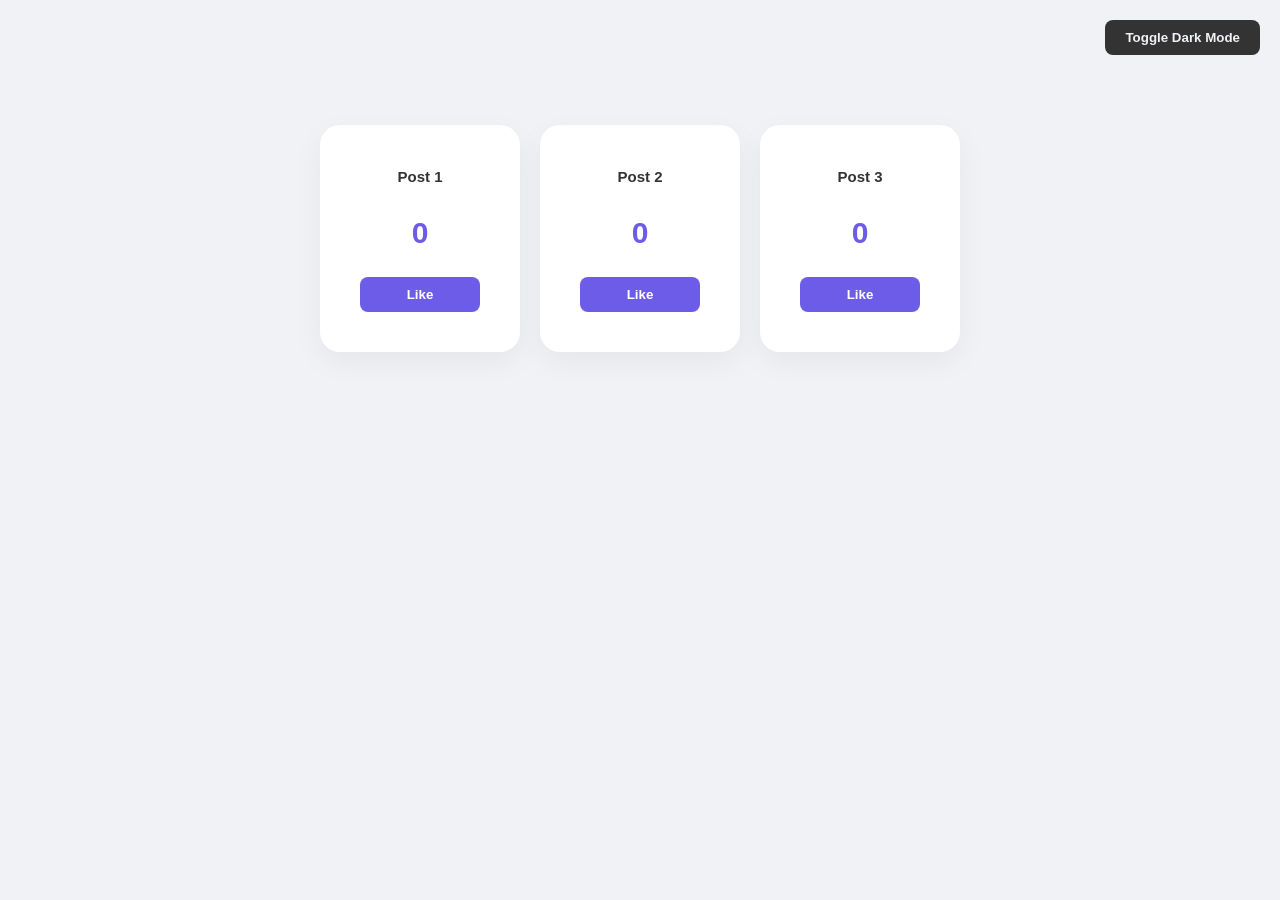
<file: 01--private-counter-theme-manager/index.html>
<!DOCTYPE html>
<html lang="en">
<head>
    <meta charset="UTF-8">
    <meta name="viewport" content="width=device-width, initial-scale=1.0">
    <title>Document</title>
    <link rel="stylesheet" href="style.css">
</head>
<body>
    
<header>
        <button id="themeToggle" class="theme-btn">Toggle Dark Mode</button>
    </header>

    <div class="container">
        <div class="card">
            <h2>Post 1</h2>
            <div class="count-display" id="count1">0</div>
            <button id="btn1" class="vote-btn">Like</button>
        </div>

        <div class="card">
            <h2>Post 2</h2>
            <div class="count-display" id="count2">0</div>
            <button id="btn2" class="vote-btn">Like</button>
        </div>
        
        <div class="card">
            <h2>Post 3</h2>
            <div class="count-display" id="count3">0</div>
            <button id="btn3" class="vote-btn">Like</button>
        </div>
    </div>


  <script src="script.js"></script>


</body>
</html>
</file>
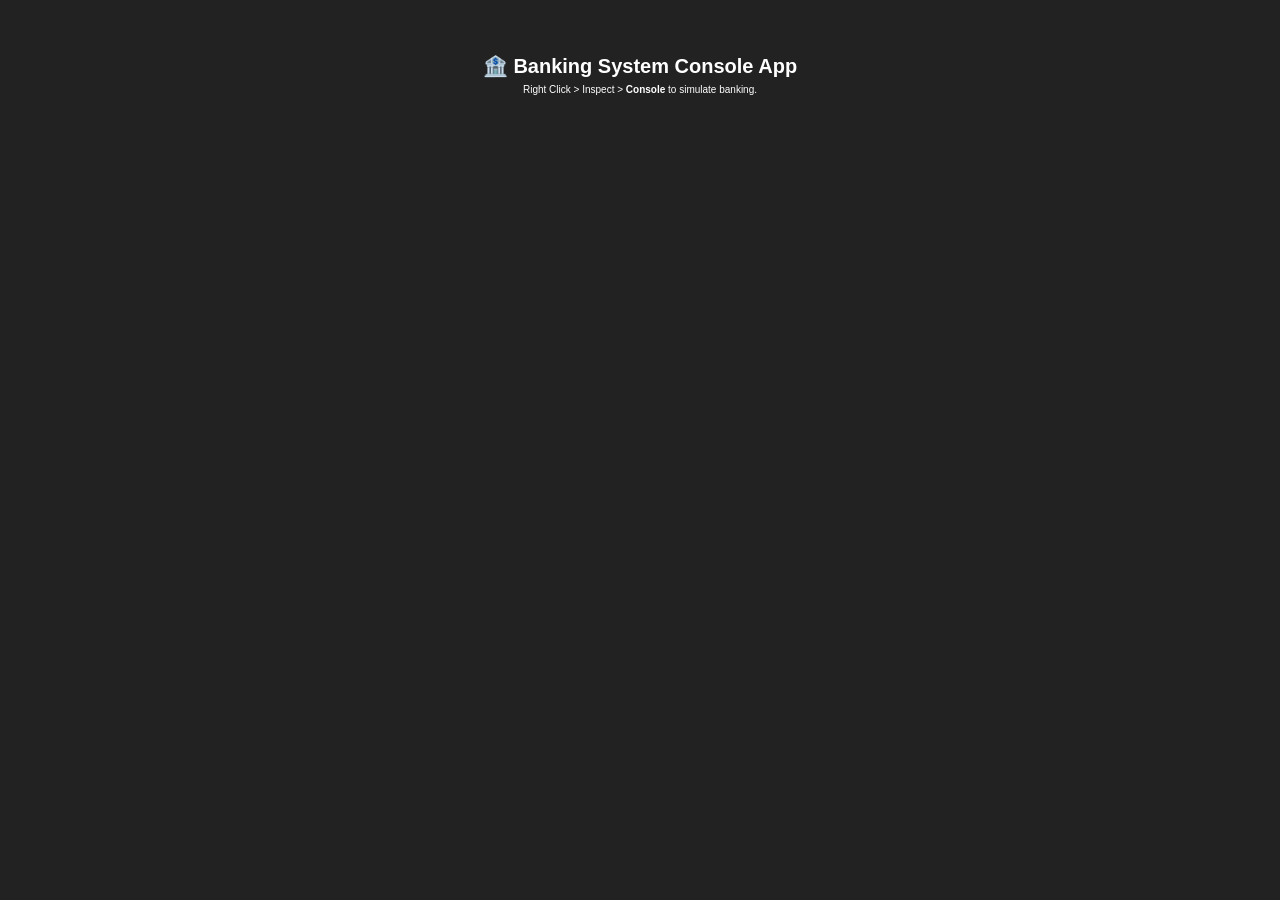
<file: 02-bank-system-oop/index.html>
<!DOCTYPE html>
<html lang="en">
<head>
    <meta charset="UTF-8">
    <meta name="viewport" content="width=device-width, initial-scale=1.0">
    <title>Document</title>
    <link rel="stylesheet" href="styles.css">
</head>
<body style="background-color: #222; color: #fff; font-family: sans-serif; text-align: center; padding: 50px;">
    <h1>🏦 Banking System Console App</h1>
    <p>Right Click > Inspect > <strong>Console</strong> to simulate banking.</p>

    <script src="Script.js"></script>
</body>
</html>
</file>
<file: 01--private-counter-theme-manager/style.css>
*,
*::before,
*::after {
    margin: 0;
    padding: 0;
    box-sizing: border-box;
}

html {
    font-size: 62.5%;
    scroll-behavior: smooth;
}



:root {
    --bg-color: #f0f2f5;
    --card-bg: #ffffff;
    --text-color: #333;
    --accent: #6c5ce7;
}

body.dark-mode {
    --bg-color: #1e1e2e;
    --card-bg: #2d2d44;
    --text-color: #ffffff;
}

body {
    font-family: Arial, Helvetica, sans-serif;
    background-color: var(--bg-color);
    color: var(--text-color);
    display: flex;
    line-height: 1.6;
    flex-direction: column;
    align-items: center;
    min-height: 100vh;
    margin: 0;
    transition: 0.3s;
}

header {
    width: 100%;
    padding: 20px;
    display: flex;
    justify-content: flex-end;
}

button {
    padding: 10px 20px;
    border: none;
    border-radius: 8px;
    cursor: pointer;
    font-weight: bold;
    transition: transform 0.1s;
}

button:active {
    transform: scale(0.95);
}

.theme-btn {
    background: var(--text-color);
    color: var(--bg-color);
}

.container {
    display: flex;
    gap: 20px;
    margin-top: 50px;
}

.card {
    background: var(--card-bg);
    padding: 40px;
    border-radius: 20px;
    box-shadow: 0 10px 30px rgba(0, 0, 0, 0.05);
    /* Soft UI Shadow */
    text-align: center;
    width: 200px;
}

h2 {
    margin: 0 0 20px 0;
}

.count-display {
    font-size: 3rem;
    font-weight: 800;
    margin-bottom: 20px;
    color: var(--accent);
}

.vote-btn {
    background: var(--accent);
    color: white;
    width: 100%;
}
</file>
<file: 02-bank-system-oop/styles.css>
*, *::before, *::after {
  margin: 0;
  padding: 0;
  box-sizing: border-box;
}

html {
  font-size: 62.5%;
  scroll-behavior: smooth;
}

body {
  font-family: Arial, Helvetica, sans-serif;
  line-height: 1.6;
}
</file>
